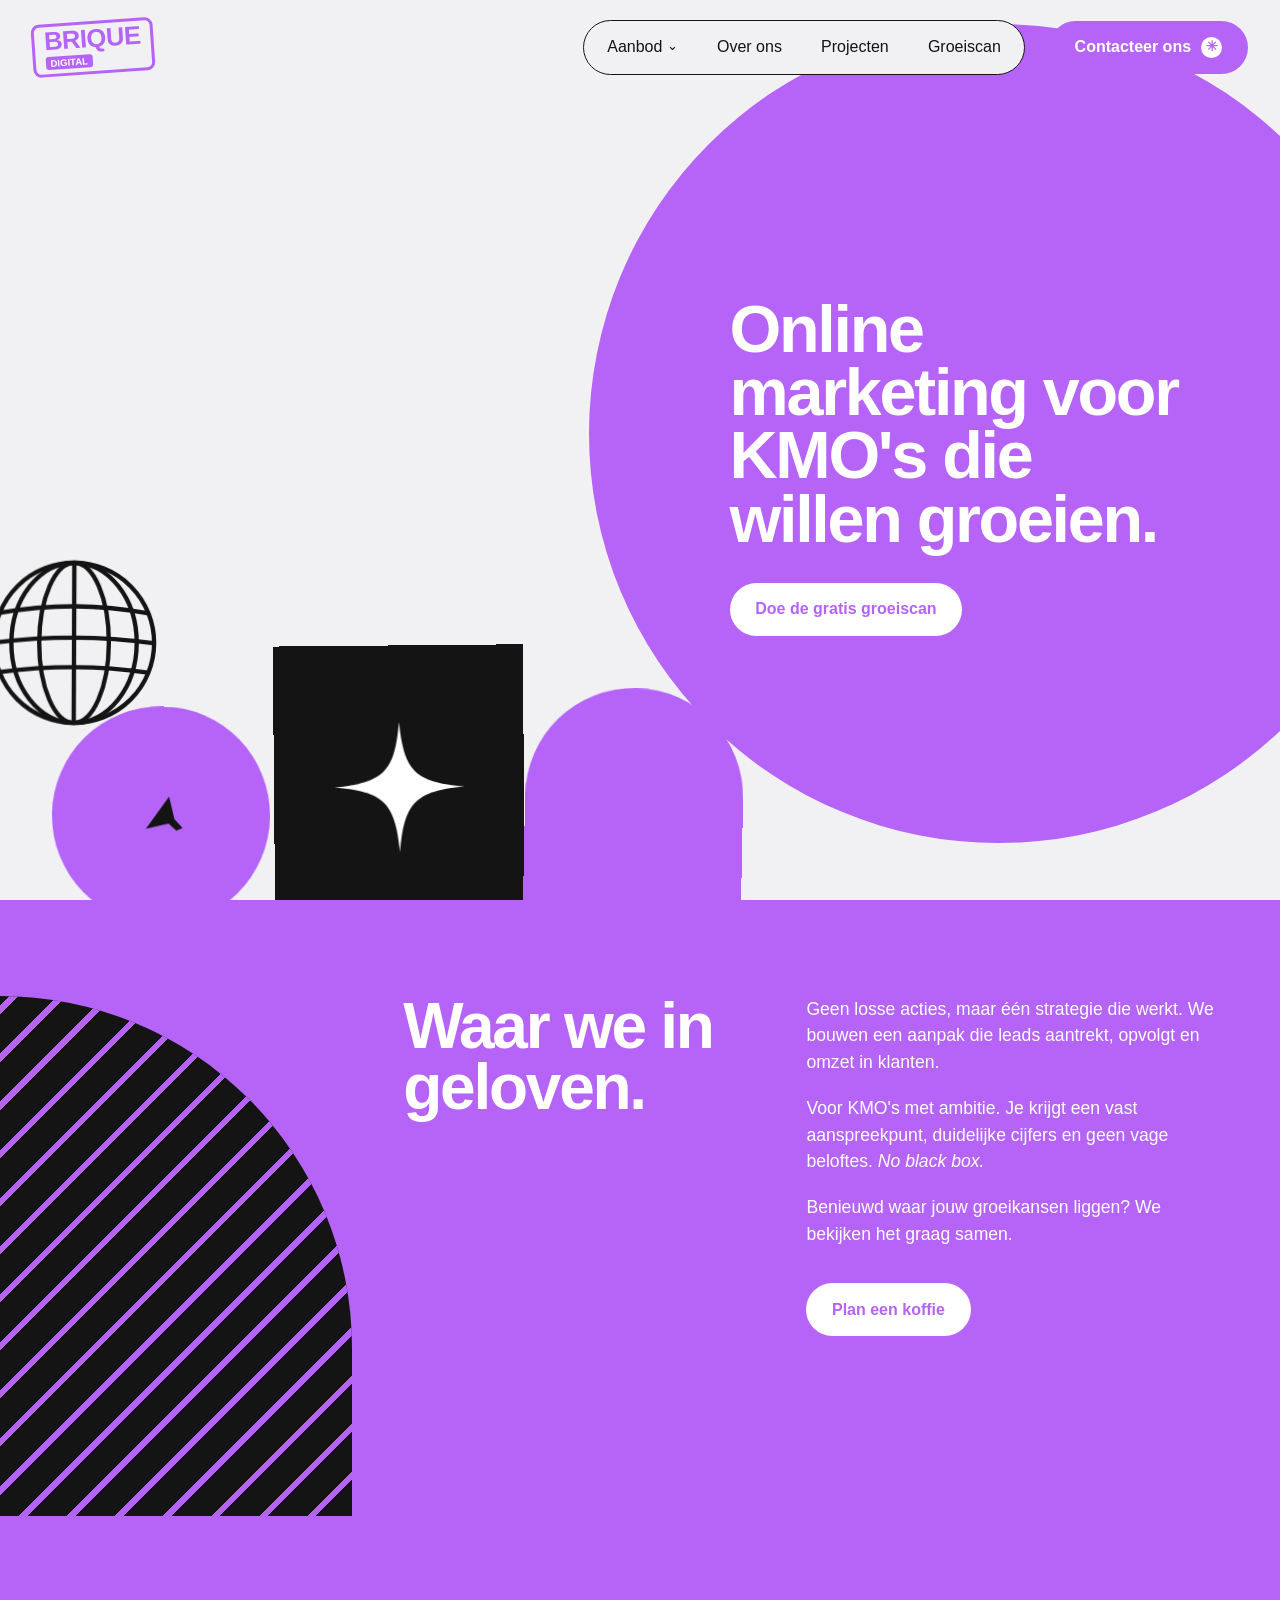
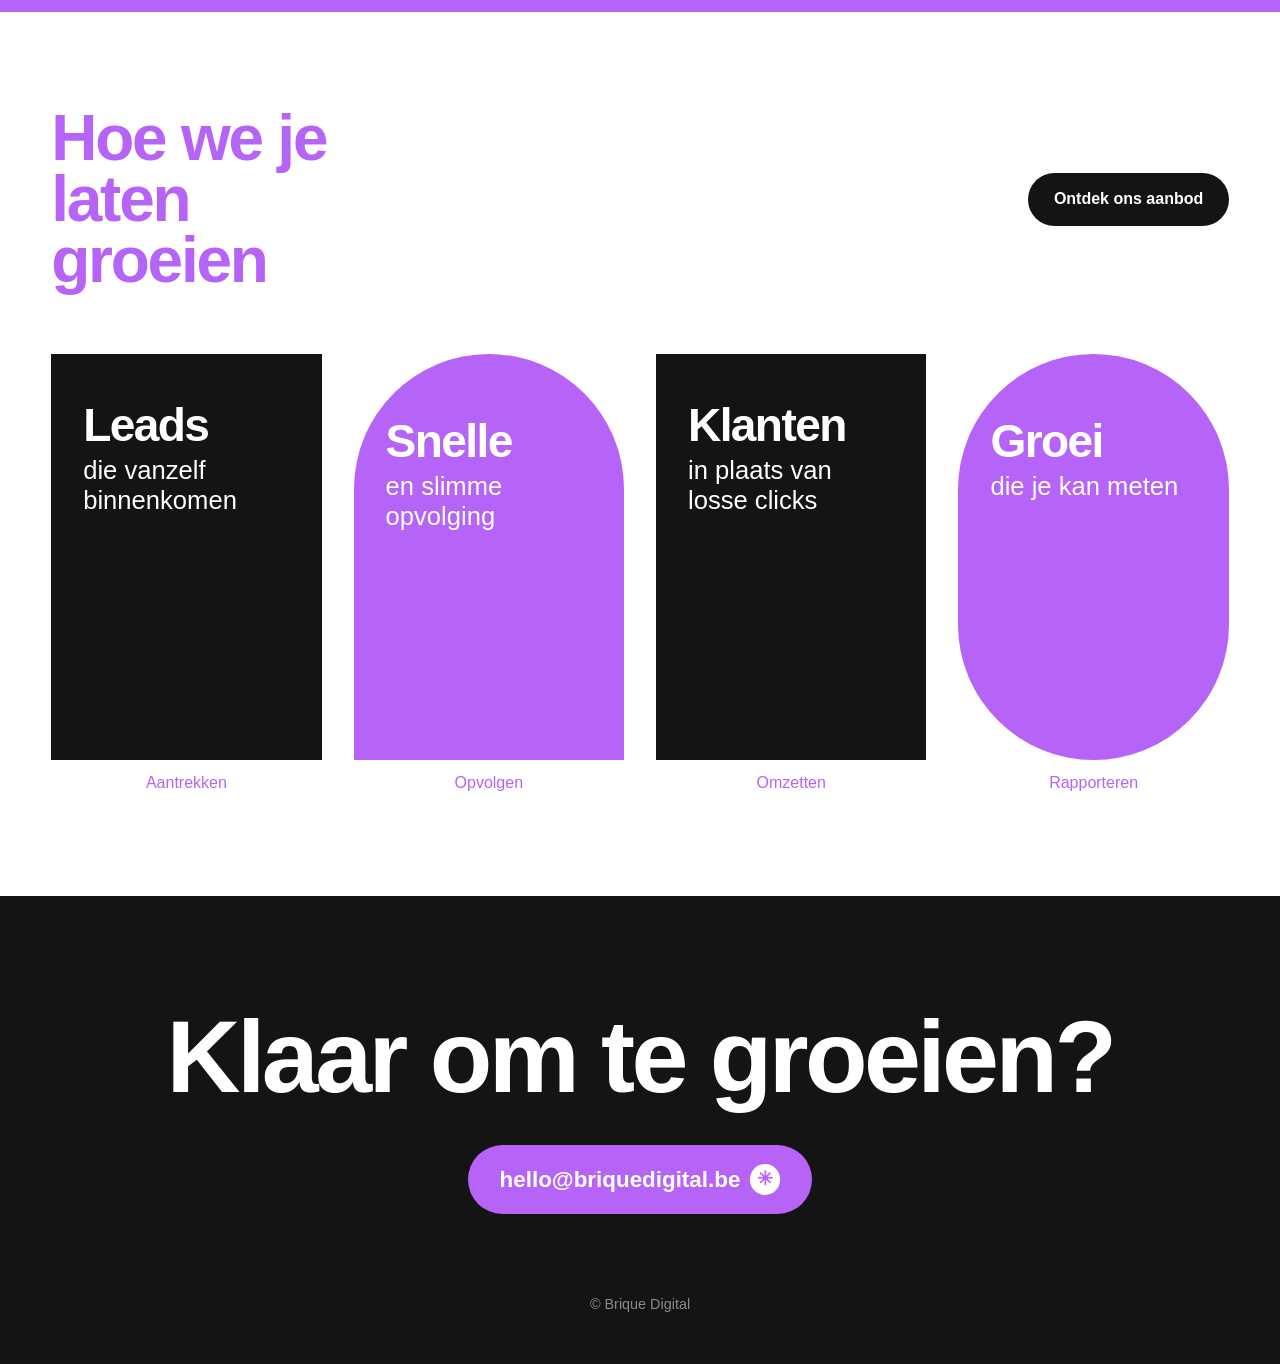
<file: index.html>
<!DOCTYPE html>
<html lang="nl">
<head>
  <meta charset="UTF-8">
  <meta name="viewport" content="width=device-width, initial-scale=1.0">
  <meta name="robots" content="noindex, nofollow">
  <title>Brique Digital</title>
  <link rel="stylesheet" href="style.css">
</head>
<body>

  <!-- Header in STUW-stijl: logo links, nav in een pil, CTA rechts -->
  <header class="site-header">
    <a href="#" class="logo" aria-label="Brique Digital">
      <span class="logo-main">BRIQUE</span>
      <span class="logo-sub">DIGITAL</span>
    </a>

    <nav class="nav-pill" id="nav">
      <a href="#aanbod">Aanbod <span class="chevron">⌄</span></a>
      <a href="#visie">Over ons</a>
      <a href="#aanbod">Projecten</a>
      <a href="groeiscan.html">Groeiscan</a>
    </nav>

    <a href="#contact" class="btn btn-cta">
      Contacteer ons <span class="cta-icon">✳</span>
    </a>

    <button class="menu-toggle" aria-label="Menu" aria-expanded="false" aria-controls="nav">
      <span></span><span></span>
    </button>
  </header>

  <!-- Hero -->
  <section class="hero">
    <div class="hero-circle" aria-hidden="true"></div>

    <div class="hero-text">
      <h1>Online marketing voor KMO's die willen groeien.</h1>
      <a href="groeiscan.html" class="btn btn-light">Doe de gratis groeiscan</a>
    </div>

    <!-- De vier vormen die bouncen bij het scrollen -->
    <div class="shapes" aria-hidden="true">
      <div class="shape shape-globe" data-gain="0.7" data-rot="0.06">
        <svg viewBox="0 0 200 200" fill="none" stroke="currentColor" stroke-width="5">
          <circle cx="100" cy="100" r="92"/>
          <ellipse cx="100" cy="100" rx="40" ry="92"/>
          <ellipse cx="100" cy="100" rx="72" ry="92"/>
          <line x1="100" y1="8" x2="100" y2="192"/>
          <path d="M14 66 Q100 50 186 66"/>
          <path d="M8 100 Q100 88 192 100"/>
          <path d="M14 134 Q100 122 186 134"/>
        </svg>
      </div>

      <div class="shape shape-circle" data-gain="1.1" data-rot="-0.04">
        <svg viewBox="0 0 100 100"><path d="M30 64 L64 30 L66 58 L74 70 L66 72 L58 62 Z" fill="currentColor"/></svg>
      </div>

      <div class="shape shape-square" data-gain="0.85" data-rot="0.02">
        <svg viewBox="0 0 100 100"><path d="M50 8 C53 40 60 47 92 50 C60 53 53 60 50 92 C47 60 40 53 8 50 C40 47 47 40 50 8 Z" fill="currentColor"/></svg>
      </div>

      <div class="shape shape-arch" data-gain="1.3" data-rot="-0.03"></div>
    </div>
  </section>

  <!-- Waar we in geloven -->
  <section class="visie" id="visie">
    <div class="visie-art reveal" aria-hidden="true">
      <div class="lines"></div>
    </div>

    <h2 class="reveal">Waar we in geloven.</h2>

    <div class="visie-text reveal">
      <p>Geen losse acties, maar één strategie die werkt. We bouwen een aanpak die leads aantrekt, opvolgt en omzet in klanten.</p>
      <p>Voor KMO's met ambitie. Je krijgt een vast aanspreekpunt, duidelijke cijfers en geen vage beloftes. <em>No black box.</em></p>
      <p>Benieuwd waar jouw groeikansen liggen? We bekijken het graag samen.</p>
      <a href="#contact" class="btn btn-light">Plan een koffie</a>
    </div>
  </section>

  <!-- Aanbod -->
  <section class="aanbod" id="aanbod">
    <div class="aanbod-head">
      <h2 class="reveal">Hoe we je laten groeien</h2>
      <a href="#contact" class="btn btn-dark reveal">Ontdek ons aanbod</a>
    </div>

    <div class="cards">
      <article class="card card-rect reveal">
        <strong>Leads</strong>
        <span>die vanzelf binnenkomen</span>
        <small>Aantrekken</small>
      </article>
      <article class="card card-arch reveal">
        <strong>Snelle</strong>
        <span>en slimme opvolging</span>
        <small>Opvolgen</small>
      </article>
      <article class="card card-rect reveal">
        <strong>Klanten</strong>
        <span>in plaats van losse clicks</span>
        <small>Omzetten</small>
      </article>
      <article class="card card-pill reveal">
        <strong>Groei</strong>
        <span>die je kan meten</span>
        <small>Rapporteren</small>
      </article>
    </div>
  </section>

  <!-- Contact / footer -->
  <footer class="footer" id="contact">
    <h2 class="reveal">Klaar om te groeien?</h2>
    <a href="mailto:hello@briquedigital.be" class="btn btn-cta btn-big reveal">
      hello@briquedigital.be <span class="cta-icon">✳</span>
    </a>
    <p class="footer-small">© Brique Digital</p>
  </footer>

  <script src="script.js"></script>
</body>
</html>
</file>
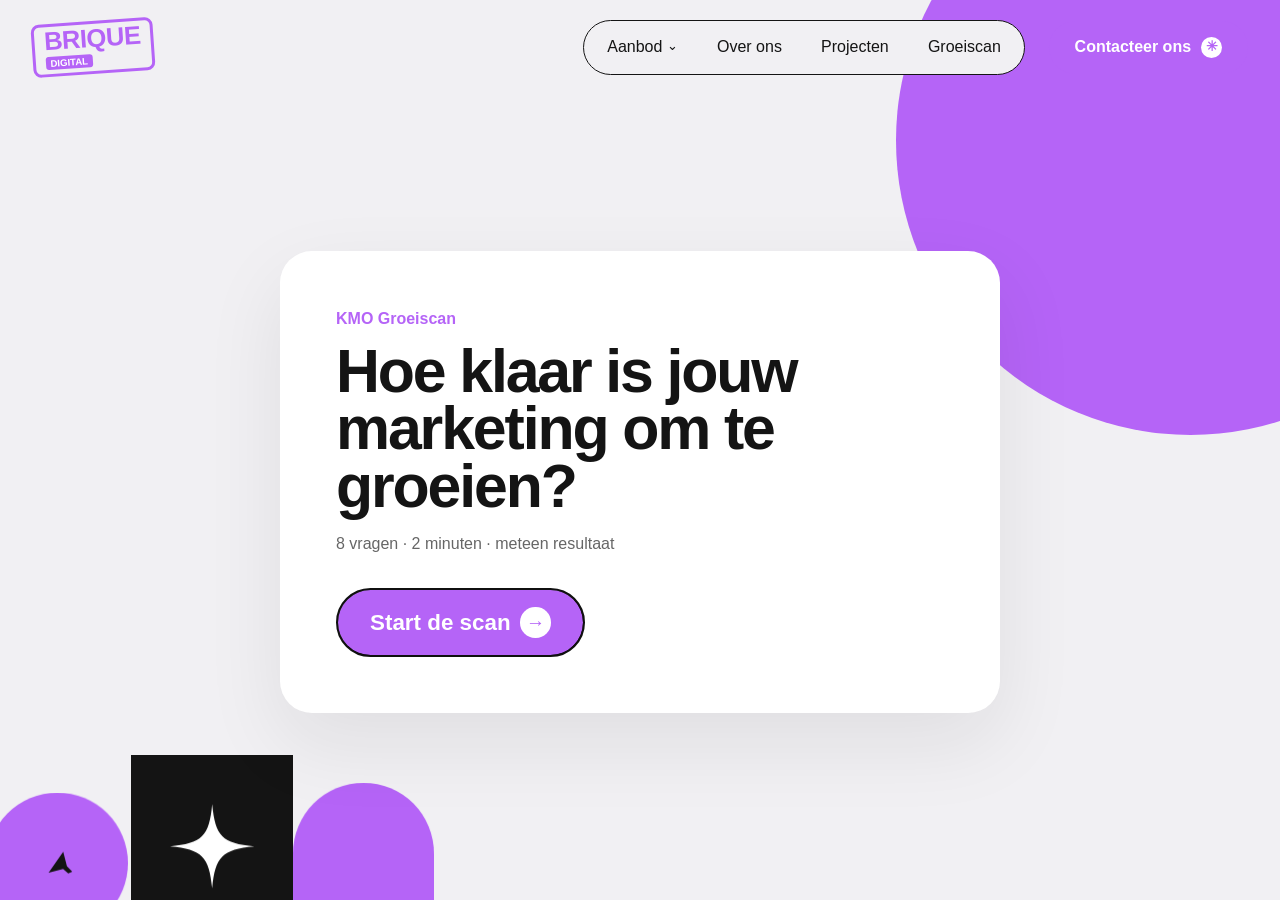
<file: groeiscan.html>
<!DOCTYPE html>
<html lang="nl">
<head>
  <meta charset="UTF-8">
  <meta name="viewport" content="width=device-width, initial-scale=1.0">
  <meta name="robots" content="noindex, nofollow">
  <title>KMO Groeiscan | Brique Digital</title>
  <meta name="description" content="Hoe klaar is jouw marketing om te groeien? Doe de gratis KMO Groeiscan: 8 vragen, 2 minuten, meteen resultaat.">
  <link rel="stylesheet" href="style.css">
</head>
<body class="page-scan">

  <header class="site-header">
    <a href="index.html" class="logo" aria-label="Brique Digital">
      <span class="logo-main">BRIQUE</span>
      <span class="logo-sub">DIGITAL</span>
    </a>

    <nav class="nav-pill" id="nav">
      <a href="index.html#aanbod">Aanbod <span class="chevron">⌄</span></a>
      <a href="index.html#visie">Over ons</a>
      <a href="index.html#aanbod">Projecten</a>
      <a href="groeiscan.html">Groeiscan</a>
    </nav>

    <a href="index.html#contact" class="btn btn-cta">
      Contacteer ons <span class="cta-icon">✳</span>
    </a>

    <button class="menu-toggle" aria-label="Menu" aria-expanded="false" aria-controls="nav">
      <span></span><span></span>
    </button>
  </header>

  <main class="scan">
    <div class="scan-circle" aria-hidden="true"></div>

    <div class="shapes" aria-hidden="true">
      <div class="shape shape-circle" data-gain="1.1" data-rot="-0.04">
        <svg viewBox="0 0 100 100"><path d="M30 64 L64 30 L66 58 L74 70 L66 72 L58 62 Z" fill="currentColor"/></svg>
      </div>
      <div class="shape shape-square" data-gain="0.85" data-rot="0.02">
        <svg viewBox="0 0 100 100"><path d="M50 8 C53 40 60 47 92 50 C60 53 53 60 50 92 C47 60 40 53 8 50 C40 47 47 40 50 8 Z" fill="currentColor"/></svg>
      </div>
      <div class="shape shape-arch" data-gain="1.3" data-rot="-0.03"></div>
    </div>

    <!-- groeiscan.js tekent hier start, vragen en resultaat -->
    <div class="scan-card" id="scan" aria-live="polite"></div>
  </main>

  <script src="script.js"></script>
  <script src="groeiscan.js"></script>
</body>
</html>
</file>
<file: style.css>
:root {
  --purple: #B564F7;
  --purple-dark: #9d45e6;
  --purple-light: #EEDCFD;
  --black: #141414;
  --bg: #F1F0F3;
  --white: #ffffff;
  --u: clamp(90px, 17vw, 330px); /* maat van de hero-vormen */
}

* {
  box-sizing: border-box;
  margin: 0;
  padding: 0;
}

html {
  scroll-behavior: smooth;
}

body {
  font-family: "Helvetica Neue", Helvetica, Arial, sans-serif;
  color: var(--black);
  background: var(--bg);
  line-height: 1.5;
  overflow-x: hidden;
}

h1, h2 {
  font-weight: 800;
  letter-spacing: -0.035em;
  line-height: 0.95;
}

/* Knoppen */
.btn {
  display: inline-flex;
  align-items: center;
  gap: 0.6rem;
  font-weight: 700;
  text-decoration: none;
  padding: 0.9rem 1.6rem;
  border-radius: 999px;
  transition: transform 0.2s, background 0.2s;
}

.btn:hover {
  transform: translateY(-2px);
}

.btn-cta {
  background: var(--purple);
  color: var(--white);
}

.btn-cta:hover {
  background: var(--purple-dark);
}

.btn-light {
  background: var(--white);
  color: var(--purple);
}

.btn-dark {
  background: var(--black);
  color: var(--white);
}

.cta-icon {
  display: inline-grid;
  place-items: center;
  width: 1.6em;
  height: 1.6em;
  border-radius: 50%;
  background: var(--white);
  color: var(--purple);
  font-size: 0.85em;
  transition: transform 0.4s;
}

.btn:hover .cta-icon {
  transform: rotate(180deg);
}

/* Header (STUW-stijl) */
.site-header {
  position: fixed;
  inset: 0 0 auto 0;
  z-index: 50;
  display: flex;
  align-items: center;
  justify-content: space-between;
  gap: 1.5rem;
  padding: 1.25rem 2rem;
  transition: background 0.3s, padding 0.3s;
}

.site-header.scrolled {
  background: rgba(241, 240, 243, 0.85);
  backdrop-filter: blur(12px);
  -webkit-backdrop-filter: blur(12px);
  padding-top: 0.75rem;
  padding-bottom: 0.75rem;
}

.logo {
  display: inline-flex;
  flex-direction: column;
  align-items: flex-start;
  text-decoration: none;
  color: var(--purple);
  border: 3px solid var(--purple);
  border-radius: 8px;
  padding: 0.15rem 0.6rem 0.25rem;
  transform: rotate(-4deg);
  line-height: 1;
}

.logo-main {
  font-weight: 900;
  font-size: 1.6rem;
  letter-spacing: -0.02em;
}

.logo-sub {
  font-weight: 800;
  font-size: 0.6rem;
  background: var(--purple);
  color: var(--white);
  padding: 0.1rem 0.3rem;
  border-radius: 3px;
  margin-top: 0.15rem;
}

.nav-pill {
  display: flex;
  gap: 0.25rem;
  border: 1.5px solid var(--black);
  border-radius: 999px;
  padding: 0.35rem;
  margin-left: auto;
  background: var(--bg);
}

.nav-pill a {
  color: var(--black);
  text-decoration: none;
  font-weight: 500;
  padding: 0.55rem 1.1rem;
  border-radius: 999px;
  transition: background 0.2s;
}

.nav-pill a:hover {
  background: var(--purple-light);
}

.chevron {
  display: inline-block;
  font-size: 0.8em;
  transform: translateY(-0.15em);
}

.menu-toggle {
  display: none;
}

/* Hero */
.hero {
  position: relative;
  min-height: 100vh;
  min-height: 100svh;
  overflow: hidden;
}

.hero-circle {
  position: absolute;
  width: min(118vh, 64vw);
  aspect-ratio: 1;
  border-radius: 50%;
  background: var(--purple);
  right: -10vw;
  top: 50%;
  transform: translateY(-52%);
}

.hero-text {
  position: absolute;
  right: 7vw;
  top: 50%;
  transform: translateY(-45%);
  width: min(36vw, 560px);
  color: var(--white);
  z-index: 2;
}

.hero-text h1 {
  font-size: clamp(2.4rem, 5.2vw, 5.4rem);
  margin-bottom: 2rem;
}

/* De vier vormen */
.shapes {
  position: absolute;
  left: -1vw;
  bottom: 0;
  width: calc(var(--u) * 3.6);
  height: calc(var(--u) * 2.3);
  z-index: 1;
}

.shape {
  position: absolute;
  will-change: transform;
}

.shape-globe {
  left: 0;
  bottom: calc(var(--u) * 0.8);
  width: calc(var(--u) * 0.8);
  color: var(--black);
  z-index: 2;
}

.shape-globe svg {
  display: block;
  width: 100%;
}

.shape-circle {
  left: calc(var(--u) * 0.3);
  bottom: calc(var(--u) * -0.2);
  width: var(--u);
  height: var(--u);
  border-radius: 50%;
  background: var(--purple);
  color: var(--black);
  display: grid;
  place-items: center;
}

.shape-circle svg {
  width: 38%;
  transform: rotate(-10deg);
}

.shape-square {
  left: calc(var(--u) * 1.32);
  bottom: calc(var(--u) * -0.25);
  width: calc(var(--u) * 1.15);
  height: calc(var(--u) * 1.3);
  background: var(--black);
  color: var(--white);
  display: grid;
  place-items: center;
}

.shape-square svg {
  width: 62%;
}

.shape-arch {
  left: calc(var(--u) * 2.47);
  bottom: calc(var(--u) * -0.25);
  width: var(--u);
  height: calc(var(--u) * 1.05);
  background: var(--purple);
  border-radius: calc(var(--u) / 2) calc(var(--u) / 2) 0 0;
}

/* Waar we in geloven */
.visie {
  display: grid;
  grid-template-columns: 1fr 1fr 1.2fr;
  gap: 4vw;
  align-items: start;
  background: var(--purple);
  color: var(--white);
  padding: 6rem 4vw 6rem 0;
}

.visie-art {
  height: 100%;
  min-height: 520px;
  background: var(--black);
  border-radius: 0 999px 0 0;
  overflow: hidden;
  position: relative;
}

.visie-art .lines {
  position: absolute;
  inset: -50%;
  background: repeating-linear-gradient(
    -45deg,
    transparent 0 28px,
    var(--purple) 28px 34px
  );
  animation: slide 6s linear infinite;
}

@keyframes slide {
  to { transform: translate(48px, 0); }
}

.visie h2 {
  font-size: clamp(2.6rem, 5vw, 5rem);
}

.visie-text p {
  margin-bottom: 1.25rem;
  font-size: 1.1rem;
}

.visie-text .btn {
  margin-top: 1rem;
}

/* Aanbod */
.aanbod {
  background: var(--white);
  padding: 6rem 4vw;
}

.aanbod-head {
  display: flex;
  justify-content: space-between;
  align-items: center;
  gap: 2rem;
  margin-bottom: 4rem;
}

.aanbod h2 {
  font-size: clamp(2.6rem, 5vw, 5rem);
  color: var(--purple);
  max-width: 9ch;
}

.cards {
  display: grid;
  grid-template-columns: repeat(4, 1fr);
  gap: 2rem;
}

.card {
  position: relative;
  aspect-ratio: 2 / 3;
  padding: 3rem 2rem;
  color: var(--white);
  display: flex;
  flex-direction: column;
  margin-bottom: 2.5rem;
}

.card strong {
  font-size: clamp(2rem, 3.6vw, 3.6rem);
  font-weight: 800;
  letter-spacing: -0.035em;
  line-height: 1;
}

.card span {
  font-size: clamp(1.2rem, 2vw, 1.9rem);
  line-height: 1.15;
  margin-top: 0.5rem;
}

.card small {
  position: absolute;
  bottom: -2.2rem;
  left: 0;
  right: 0;
  text-align: center;
  color: var(--purple);
  font-size: 1rem;
}

.card-rect {
  background: var(--black);
}

.card-arch {
  background: var(--purple);
  border-radius: 999px 999px 0 0;
  padding-top: 4rem;
}

.card-pill {
  background: var(--purple);
  border-radius: 999px;
  padding-top: 4rem;
}

/* Footer */
.footer {
  background: var(--black);
  color: var(--white);
  padding: 7rem 4vw 3rem;
  text-align: center;
}

.footer h2 {
  font-size: clamp(2.8rem, 8vw, 8rem);
  margin-bottom: 2.5rem;
}

.btn-big {
  font-size: clamp(1rem, 2vw, 1.4rem);
  padding: 1.1rem 2rem;
}

.footer-small {
  margin-top: 5rem;
  opacity: 0.5;
  font-size: 0.9rem;
}

/* KMO Groeiscan */
.scan {
  position: relative;
  min-height: 100vh;
  min-height: 100svh;
  display: grid;
  place-items: center;
  padding: 8rem 1.5rem 4rem;
  overflow: hidden;
}

.scan-circle {
  position: fixed;
  width: 46vw;
  aspect-ratio: 1;
  border-radius: 50%;
  background: var(--purple);
  right: -16vw;
  top: -12vw;
}

.scan .shapes {
  --u: clamp(70px, 11vw, 190px);
  position: fixed;
  width: calc(var(--u) * 3.6);
}

.scan .shape-circle { left: 0; }
.scan .shape-square { left: calc(var(--u) * 1.02); }
.scan .shape-arch { left: calc(var(--u) * 2.17); }

.scan-card {
  position: relative;
  z-index: 2;
  width: 100%;
  max-width: 720px;
  background: var(--white);
  border-radius: 32px;
  padding: clamp(2rem, 5vw, 3.5rem);
  box-shadow: 0 30px 80px rgba(20, 20, 20, 0.08);
}

.scan-card.step-in {
  animation: step-in 0.45s cubic-bezier(0.2, 0.8, 0.2, 1);
}

@keyframes step-in {
  from { opacity: 0; transform: translateY(24px); }
  to { opacity: 1; transform: none; }
}

.scan-card h1 {
  font-size: clamp(2.2rem, 5vw, 3.8rem);
  margin-bottom: 1rem;
}

.scan-card h2 {
  font-size: clamp(1.6rem, 3.4vw, 2.4rem);
  margin-bottom: 1.75rem;
  outline: none;
}

.scan-kicker {
  color: var(--purple);
  font-weight: 700;
  margin-bottom: 0.75rem;
}

.scan-meta {
  color: #666;
  margin-bottom: 2rem;
}

.scan-progress {
  height: 8px;
  background: var(--purple-light);
  border-radius: 999px;
  margin-bottom: 1.75rem;
  overflow: hidden;
}

.scan-progress-bar {
  height: 100%;
  background: var(--purple);
  border-radius: 999px;
  transition: width 0.4s;
}

.scan-answers {
  display: grid;
  gap: 0.75rem;
}

.scan-answer {
  display: flex;
  align-items: center;
  gap: 1rem;
  width: 100%;
  text-align: left;
  font: inherit;
  font-size: 1.05rem;
  color: var(--black);
  background: var(--bg);
  border: 2px solid transparent;
  border-radius: 18px;
  padding: 1rem 1.25rem;
  cursor: pointer;
  transition: border-color 0.2s, background 0.2s, transform 0.15s;
}

.scan-answer:hover {
  border-color: var(--purple);
  transform: translateX(4px);
}

.scan-answer.selected {
  background: var(--purple);
  color: var(--white);
}

.scan-answer-letter {
  flex-shrink: 0;
  display: grid;
  place-items: center;
  width: 2rem;
  height: 2rem;
  border-radius: 50%;
  background: var(--white);
  color: var(--purple);
  font-weight: 700;
}

.scan-back {
  margin-top: 1.5rem;
  font: inherit;
  color: #666;
  background: none;
  border: none;
  cursor: pointer;
  text-decoration: underline;
}

.scan-profile {
  display: inline-block;
  vertical-align: middle;
  font-size: 0.4em;
  letter-spacing: 0;
  background: var(--purple);
  color: var(--white);
  padding: 0.4rem 0.9rem;
  border-radius: 999px;
  margin-left: 0.5rem;
}

.scan-lead {
  font-size: 1.15rem;
  margin-bottom: 2rem;
}

.scan-bars {
  display: grid;
  gap: 1rem;
  margin-bottom: 2rem;
}

.scan-bar-label {
  display: flex;
  justify-content: space-between;
  font-weight: 600;
  margin-bottom: 0.35rem;
}

.scan-bar.weakest .scan-bar-label {
  color: var(--purple);
}

.scan-bar-track {
  height: 14px;
  background: var(--bg);
  border-radius: 999px;
  overflow: hidden;
}

.scan-bar-fill {
  height: 100%;
  width: 0;
  background: var(--black);
  border-radius: 999px;
  transition: width 0.9s cubic-bezier(0.2, 0.8, 0.2, 1);
}

.scan-bar.weakest .scan-bar-fill {
  background: var(--purple);
}

.scan-bar-fill.fill {
  width: var(--w);
}

.scan-tips {
  background: var(--purple-light);
  border-radius: 20px;
  padding: 1.5rem 1.75rem;
  margin-bottom: 2rem;
}

.scan-tips h3 {
  margin-bottom: 0.75rem;
}

.scan-tips ol {
  padding-left: 1.2rem;
  display: grid;
  gap: 0.5rem;
}

.scan-actions {
  display: flex;
  flex-wrap: wrap;
  align-items: center;
  gap: 1rem 1.5rem;
}

.scan-actions .scan-back {
  margin-top: 0;
}

/* Inschuiven bij scrollen */
.reveal {
  opacity: 0;
  transform: translateY(40px);
  transition: opacity 0.7s ease, transform 0.7s cubic-bezier(0.2, 0.8, 0.2, 1);
}

.reveal.visible {
  opacity: 1;
  transform: none;
}

.cards .reveal:nth-child(2) { transition-delay: 0.1s; }
.cards .reveal:nth-child(3) { transition-delay: 0.2s; }
.cards .reveal:nth-child(4) { transition-delay: 0.3s; }

/* Tablet */
@media (max-width: 1000px) {
  .cards {
    grid-template-columns: repeat(2, 1fr);
  }

  .visie {
    grid-template-columns: 1fr 1fr;
    padding: 5rem 6vw;
  }

  .visie-art {
    display: none;
  }
}

/* Mobiel */
@media (max-width: 800px) {
  :root {
    --u: 27vw;
  }

  .site-header {
    padding: 1rem;
  }

  .site-header > .btn-cta {
    display: none;
  }

  /* Wit logo zolang het op de paarse cirkel staat */
  body:not(.page-scan) .site-header:not(.scrolled) .logo {
    color: var(--white);
    border-color: var(--white);
  }

  body:not(.page-scan) .site-header:not(.scrolled) .logo-sub {
    background: var(--white);
    color: var(--purple);
  }

  .menu-toggle {
    display: grid;
    gap: 6px;
    place-content: center;
    width: 48px;
    height: 48px;
    border: 1.5px solid var(--black);
    border-radius: 50%;
    background: var(--bg);
    cursor: pointer;
  }

  .menu-toggle span {
    display: block;
    width: 18px;
    height: 2px;
    background: var(--black);
    transition: transform 0.3s;
  }

  .menu-toggle[aria-expanded="true"] span:first-child {
    transform: translateY(4px) rotate(45deg);
  }

  .menu-toggle[aria-expanded="true"] span:last-child {
    transform: translateY(-4px) rotate(-45deg);
  }

  .nav-pill {
    position: absolute;
    top: 76px;
    left: 1rem;
    right: 1rem;
    flex-direction: column;
    border-radius: 24px;
    padding: 0.5rem;
    display: none;
  }

  .nav-pill.open {
    display: flex;
  }

  .hero-circle {
    width: 165vw;
    right: -42vw;
    top: -38vw;
    transform: none;
  }

  .hero-text {
    position: relative;
    right: auto;
    top: auto;
    transform: none;
    width: auto;
    padding: 130px 1.25rem 0;
  }

  .hero-text h1 {
    font-size: clamp(2.2rem, 10vw, 3.4rem);
    margin-bottom: 1.5rem;
  }

  .visie {
    grid-template-columns: 1fr;
    gap: 2rem;
    padding: 4rem 1.25rem;
  }

  .aanbod {
    padding: 4rem 1.25rem;
  }

  .aanbod-head {
    flex-direction: column;
    align-items: flex-start;
  }

  .cards {
    gap: 1rem;
  }

  .card {
    padding: 2rem 1.1rem;
  }

  .card-arch,
  .card-pill {
    padding-top: 2.5rem;
  }

  .footer {
    padding: 5rem 1.25rem 2rem;
  }
}

@media (prefers-reduced-motion: reduce) {
  html { scroll-behavior: auto; }
  .reveal { opacity: 1; transform: none; transition: none; }
  .visie-art .lines { animation: none; }
}
</file>
